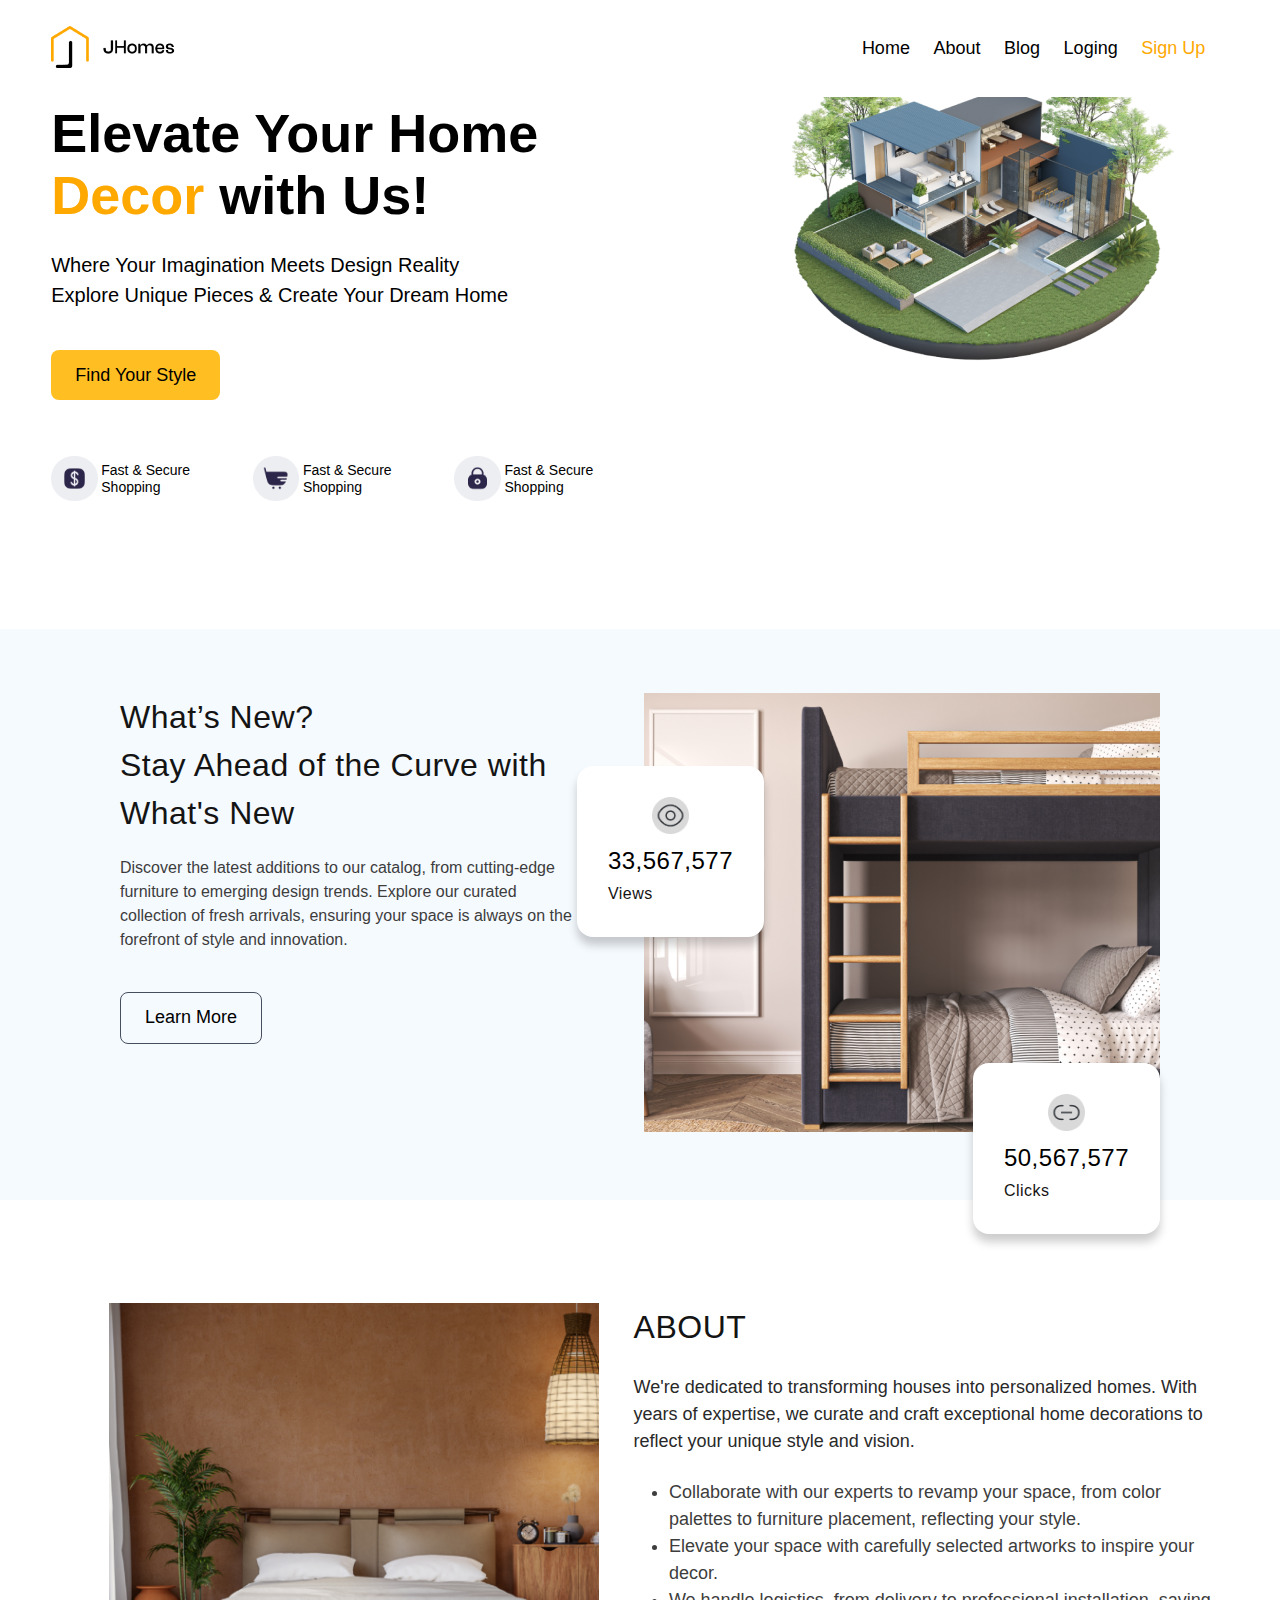
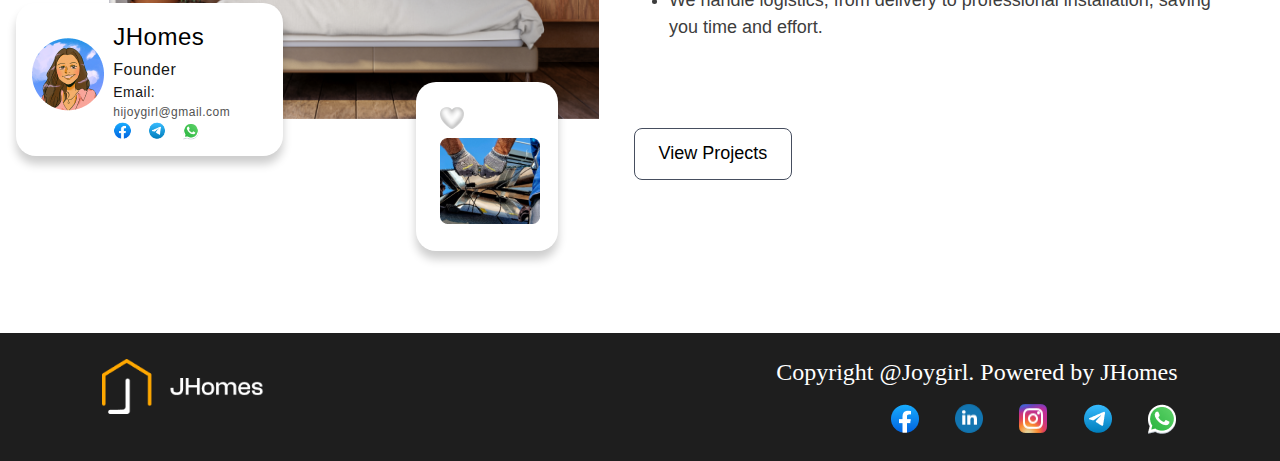
<file: index.html>
<!DOCTYPE html>
<html lang="en">
<head>
    <meta charset="UTF-8">
    <meta name="viewport" content="width=device-width, initial-scale=1.0">
    <title>just project task 6 and 7</title>
    <link rel="stylesheet" href="style.css">
    <link href="https://api.fontshare.com/v2/css?f[]=clash-grotesk@200,700,400,600,300,500&f[]=clash-display@200,400,700,500,300&display=swap" rel="stylesheet">
</head>
<body>

    <header>
        <div class="logo">
            <img src="image/Frame 2.png" alt="Logo">
        </div>

        
        <div>
            <img src="image/menu.png" alt="" class="menu-icon">
            <img src="image/close.png" alt="" class="menu-icon-clos">
        </div>

        <nav>
            <a href="index.html">Home</a>
            <a href="">About</a>
            <a href="Blog.html">Blog</a>
            <a href="">Loging</a>
           <a href="" class="active">Sign Up</a>
        </nav>
    </header>

    <div class="nav2">
        <a href="index.html">Home</a>
        <a href="">About</a>
        <a href="Blog.html">Blog</a>
    </div>

    <main>

        <section class="hero-container">
            <div class="hero-left">
                <h2>
                    Elevate Your Home <br> <span class="left-active">Decor</span>  with Us!
                </h2>

                <p class="left-p">
                    Where Your Imagination Meets 
                    Design Reality 
                    <br>Explore Unique Pieces & 
                    Create Your Dream Home
                </p>



                    <button>Find Your Style</button>


                    <div class="left-btm-flex">

                        <div class="flex-item">
                            <img src="image/Frame 5 (2).png" alt="">
                            <p>Fast & Secure Shopping</p>                       
                        </div>

                        <div class="flex-item">
                            <img src="image/Frame 5 (1).png" alt="">
                            <p>Fast & Secure Shopping</p>
                        </div>

                        <div class="flex-item">
                            <img src="image/Frame 5.png" alt="">
                            <p>Fast & Secure Shopping</p>     
                        </div>

                    </div>

            </div>

            <div class="hero-right">
                <img src="image/House 1.png" alt="Image">
            </div>
        </section>


        <section class="container">
            <div class="container-left">
                <h2>
                    What’s New? <br>
                    Stay Ahead of the Curve with <br> What's New
                </h2>
                <p>
                    Discover the latest additions to our catalog, from cutting-edge furniture to emerging design trends. Explore our curated collection of fresh arrivals, ensuring your space is always on the forefront of style and innovation.
                </p>

                <button class="bt bt2">Learn More</button>

            </div>

            <div class="container-right">

                <div class="right-img">
                    <img src="image/Image.png" alt="image">
                </div>
                

                <div class="position left">
                    <div class="position-card">
                        <img src="image/eye.png" alt="">
                    </div>
                    <p class="card-info">33,567,577</p>
                        <p class="sub-info">Views</p>
                </div>
               

                <div class="position bottom">
                    
                    <div class="position-card   card-2">
                      <img src="image/link.png" alt="">
                    </div>
                    <p class="card-info">50,567,577</p>
                    <p class="sub-info">Clicks</p>
                </div>

            </div>

        </section>


        <section class="About-cover">

            <div class="about-left">
                <div class="about-left-image">
                    <img src="image/image (1).png" alt="IMGAE">
                </div>


                
            <div class="profile-card">
                <div class="profile-img">
                    <img src="image/image 1.png" alt="image">
                </div>

                <div class="profile-info">
                    
                    <div class="inner-info">
                        <h3>JHomes</h3>
                        <p class="sub-info">Founder</p>
                        <p class="email"> <span >Email:</span>  hijoygirl@gmail.com</p>
                    </div>

                    <div class="media">
                        <img src="image/Facebook.png" alt="">
                        <img src="image/telegram.png" alt="">
                        <img src="image/whatsapp.png" alt="">
                    </div>
                </div>

            </div>


            <div class="image-card">
                <div class="love-icon">
                    <img src="image/Love l 1.png" alt="">
                </div>
                <div class="card-img">
                    <img src="image/Frame 16.png" alt="">
                </div>
            </div>



            </div>

            <div class="about-right">
                <div class="about-info">
                    <h3>ABOUT</h3>
                    <p>
                        We're dedicated to transforming houses into personalized homes. With years of expertise, we curate and craft exceptional home decorations to reflect your unique style and vision.
                    </p>
                    <ul>
                        <li>
                            Collaborate with our experts to revamp your space, from color palettes to furniture placement, reflecting your style.
                        </li>
                        <li>
                            Elevate your space with carefully selected artworks to inspire your decor.
                        </li>

                        <li>
                            We handle logistics, from delivery to professional installation, saving you time and effort.
                        </li>
                    </ul>
                    <button class="bt bt2">View Projects</button>
                </div>
            </div>

        </section> 
        
    </main>   
        <footer>
            <div class="footer-logo">
                <img src="image/Frame 3.png" alt="">
            </div>
    
            <div class="footer-media">
                <p>Copyright @Joygirl. Powered by JHomes</p>
                <div class="footer-icon">
                    <img src="image/Facebook.png" alt="">
                    <img src="image/linkedin.png" alt="">
                    <img src="image/instagram.png" alt="">
                    <img src="image/telegram.png" alt="">
                    <img src="image/whatsapp.png" alt="">
                </div>
            </div>
        </footer>

        <script src="script.js"></script> 
    </body>
 </html>
</file>
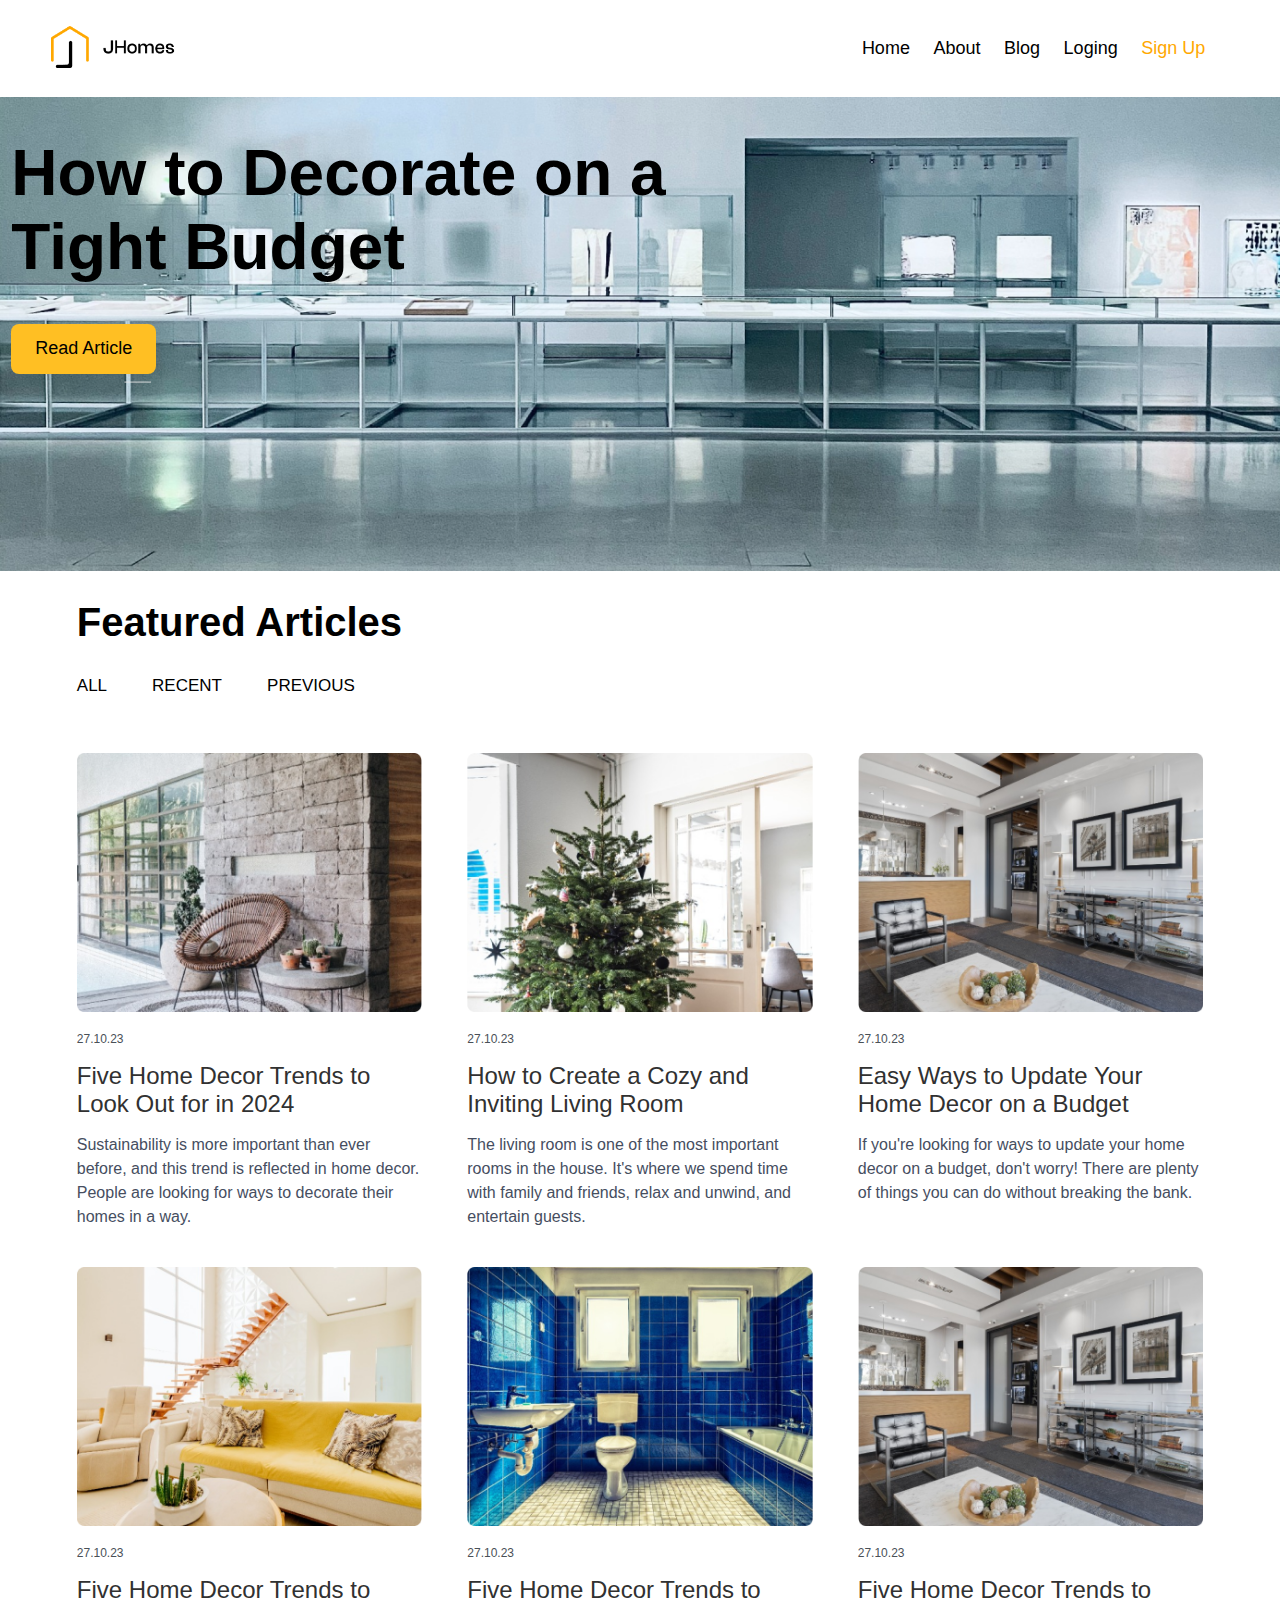
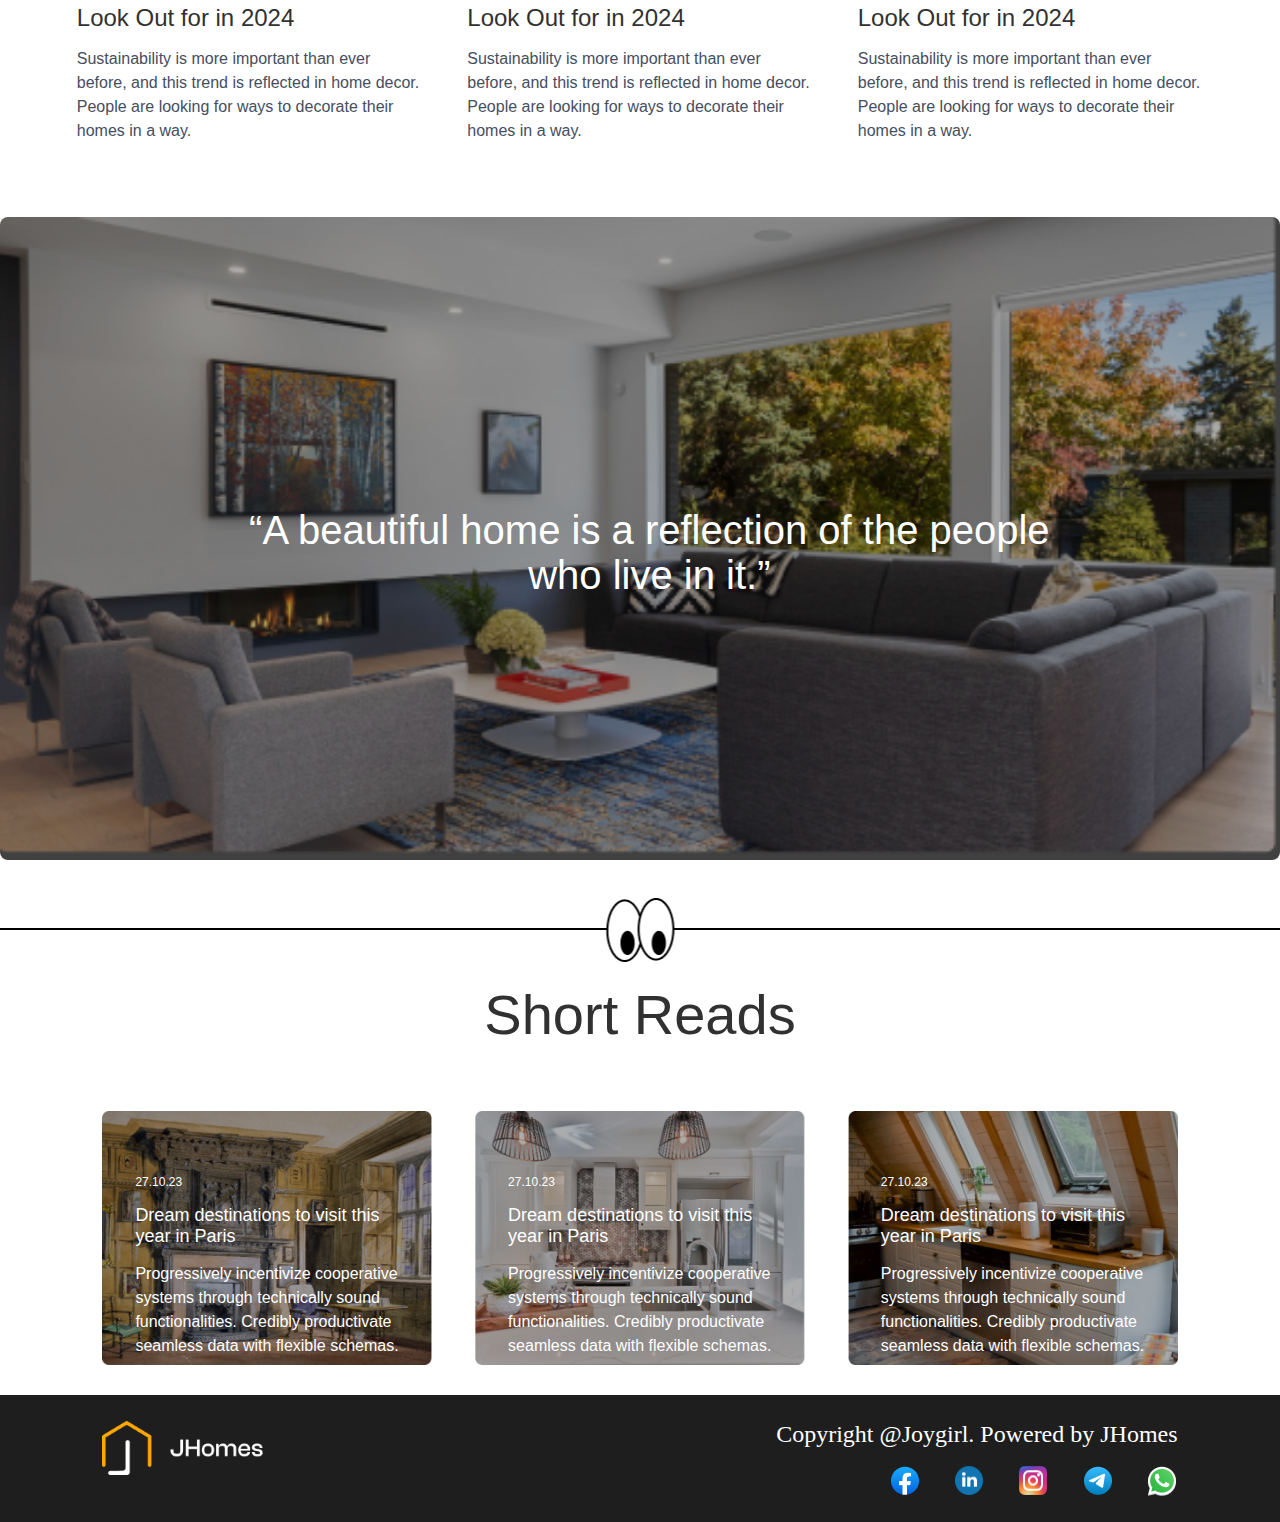
<file: Blog.html>
<!DOCTYPE html>
<html lang="en">
<head>
    <meta charset="UTF-8">
    <meta name="viewport" content="width=device-width, initial-scale=1.0">
    <title>just project task 8 and 9</title>
    <link rel="stylesheet" href="style.css">
    <link href="https://api.fontshare.com/v2/css?f[]=clash-grotesk@200,700,400,600,300,500&f[]=clash-display@200,400,700,500,300&display=swap" rel="stylesheet">
</head>
<body>

    <header>
        <div class="logo">
            <img src="image/Frame 2.png" alt="Logo">
        </div>

        <div>
            <img src="image/menu.png" alt="" class="menu-icon">
            <img src="image/close.png" alt="" class="menu-icon-clos">
        </div>

        <nav>
            <a href="index.html">Home</a>
            <a href="">About</a>
            <a href="Blog.html">Blog</a>
            <a href="">Loging</a>
           <a href="" class="active">Sign Up</a>
        </nav>
    </header>

    <div class="nav2">
        <a href="index.html">Home</a>
        <a href="">About</a>
        <a href="Blog.html">Blog</a>
    </div>

    <main>
        <section class="blog-hero">

            <div class="blog-hero-left">
                <h2>How to Decorate on a <br> Tight Budget</h2>
                <button>Read Article</button>
            </div>

            <div class="blog-right-hero">
                <img src="image/Hero.png" alt="hero image">
            </div>

            <div class="blog-hero-respond">
                <img src="image/Hero-responed.png" alt="hero image">
            </div>

            

        </section>



        <section class="Featured">
            <h2>Featured Articles</h2>
            <div class="Featured-list">
                <a href="">All</a>
                <a href="">Recent</a>
                <a href="">Previous</a>
            </div>

            <div class="grid-container">
                <div class="grid-item">

                    <div class="grid-image">
                        <img src="image/grid1.png" alt="">
                    </div>

                    <div class="grid-info">

                        <p class="date">27.10.23</p>

                        <h3>Five Home Decor Trends to Look Out for in 2024</h3>
                        <p class="grid-sub-info">Sustainability is more important than ever before, and this trend is reflected in home decor. People are looking for ways to decorate their homes in a way.</p>
                    </div>

                </div>

                <div class="grid-item">

                    <div class="grid-image">
                        <img src="image/grid2.png" alt="">
                    </div>

                    <div class="grid-info">

                        <p class="date">27.10.23</p>

                        <h3>How to Create a Cozy and Inviting Living Room</h3>
                        <p class="grid-sub-info">The living room is one of the most important rooms in the house. It's where we spend time with family and friends, relax and unwind, and entertain guests.</p>
                    </div>
                </div>

                <div class="grid-item">

                    <div class="grid-image">
                        <img src="image/grid4 (2).png" alt="">
                    </div>

                    <div class="grid-info">

                        <p class="date">27.10.23</p>

                        <h3>Easy Ways to Update Your Home Decor on a Budget</h3>

                        <p class="grid-sub-info">If you're looking for ways to update your home decor on a budget, don't worry! There are plenty of things you can do without breaking the bank.</p>
                    </div>
                </div>


                <div class="grid-item">

                    <div class="grid-image">
                        <img src="image/grid3.png" alt="">
                    </div>

                    <div class="grid-info">

                        <p class="date">27.10.23</p>

                        <h3>Five Home Decor Trends to Look Out for in 2024</h3>
                        <p class="grid-sub-info">Sustainability is more important than ever before, and this trend is reflected in home decor. People are looking for ways to decorate their homes in a way.</p>
                    </div>

                </div>

                <div class="grid-item">

                    <div class="grid-image">
                        <img src="image/grid4.png" alt="">
                    </div>

                    <div class="grid-info">

                        <p class="date">27.10.23</p>

                        <h3>Five Home Decor Trends to Look Out for in 2024</h3>
                        <p class="grid-sub-info">Sustainability is more important than ever before, and this trend is reflected in home decor. People are looking for ways to decorate their homes in a way.</p>
                    </div>
                </div>

                <div class="grid-item">

                    <div class="grid-image">
                        <img src="image/grid4 (2).png" alt="">
                    </div>

                    <div class="grid-info">

                        <p class="date">27.10.23</p>

                        <h3>Five Home Decor Trends to Look Out for in 2024</h3>

                        <p class="grid-sub-info">Sustainability is more important than ever before, and this trend is reflected in home decor. People are looking for ways to decorate their homes in a way.</p>
                    </div>
                </div>

            </div>

        </section>

        <section class="banna">
            <div><img src="image/Screenshot 2023-11-07 145554.png" alt=""></div>
            <div class="bann-info-poistion">
                <h3>“A beautiful home is a reflection of the people <br> who live in it.”</h3>
            </div>
            
        </section>

        <section class="short-cover">
            <img src="image/Group 10.png" alt="">
             <hr style="border:  1px solid black;">
            <p>Short Reads</p>
        </section>


        <div class="last-grid-cover">
            <div class="last-grid-item">
                <img src="image/grid7.png" alt="image">
                <div class="last-grid-info">
                    <p class="last-date">
                        27.10.23
                    </p>

                    <h3>
                        Dream destinations to visit this year in Paris
                    </h3>

                    <p class="last-p-tag">
                        Progressively incentivize cooperative systems through technically sound functionalities. Credibly productivate seamless data with flexible schemas.
                    </p>

                </div>
            </div>


            <div class="last-grid-item">
                <img src="image/grid8.png" alt="image">
                <div class="last-grid-info">
                    <p class="last-date">
                        27.10.23
                    </p>

                    <h3>
                        Dream destinations to visit this year in Paris
                    </h3>

                    <p class="last-p-tag">
                        Progressively incentivize cooperative systems through technically sound functionalities. Credibly productivate seamless data with flexible schemas.
                    </p>

                </div>
            </div>

            <div class="last-grid-item">
                <img src="image/grid9.png" alt="image">
                <div class="last-grid-info">
                    <p class="last-date">
                        27.10.23
                    </p>

                    <h3>
                        Dream destinations to visit this year in Paris
                    </h3>

                    <p class="last-p-tag">
                        Progressively incentivize cooperative systems through technically sound functionalities. Credibly productivate seamless data with flexible schemas.
                    </p>

                </div>
            </div>

        </div>


    </main>


    <footer>
        <div class="footer-logo">
            <img src="image/Frame 3.png" alt="">
        </div>

        <div class="footer-media">
            <p>Copyright @Joygirl. Powered by JHomes</p>
            <div class="footer-icon">
                <img src="image/Facebook.png" alt="">
                <img src="image/linkedin.png" alt="">
                <img src="image/instagram.png" alt="">
                <img src="image/telegram.png" alt="">
                <img src="image/whatsapp.png" alt="">
            </div>
        </div>
    </footer>

   <script src="script.js"></script> 
</body>
</html>
</file>
<file: style.css>
@import url('https://fonts.googleapis.com/css2?family=Inter:wght@100;200;300;400;500;600;700;800;900&family=Roboto:wght@300;400;500;700;900&display=swap');

*{
    box-sizing: border-box;
    margin: 0;
    padding: 0;
    text-decoration: none;

}

body{
    max-width:1440px;
    width: 100%;
    margin: 0 auto;
}

header{
    display: flex;
    justify-content: space-between;
    align-items: center;
    padding: 2% 4%;
    position: fixed;
    top: 0;
    left: 0;
    right: 0;
    width: 100%;
    z-index: 15;
    background-color: white;
    
    
}

.menu-icon{
    display: none;
    cursor: pointer;
}

.menu-icon-clos{
    display: none;
    cursor: pointer;
}

.nav2{
    display:none;
    height: 100vh;
    padding-top: 24%;
}

.nav2 a {
    color: #141414;
    text-align: center;
    font-family: 'Clash Grotesk';
    font-size: 18px;
    font-style: normal;
    font-weight: 500;
    line-height: 150%; /* 27px */
    padding: 10% 0 2% 0;
    border-bottom: 0.5px solid #525252;
    width: 20%;
}

.nav2 a:last-child {
    border: none;
}

.nav2 a:first-child {
    padding: 3% 0 2% 0;
}

nav{
    width: 50%;
    display: flex;
    justify-content: end;
}

nav a{
    padding-right: 4%;
    color: #000;
    font-family: 'Clash Grotesk', sans-serif;
    font-size: 18px;
    font-style: normal;
    font-weight: 400;
    line-height: normal;
}

.active{
    color: #FFA800;
    font-family: 'Clash Grotesk', sans-serif;
    font-size: 18px;
    font-style: normal;
    font-weight: 400;
    line-height: normal;
}

.logo img{
    width: 60%;
}

/* hero section */

.hero-container{
    display: flex;
    /* align-items: center; */
    justify-content: space-between;
    
}

.hero-left{
    width: 50%;
    margin: 8% 4%;
}

.hero-left h2{
    color: #000;
    font-family: 'Clash Grotesk', sans-serif;
    font-size: 64px;
    font-style: normal;
    font-weight: 600;
    line-height: normal;
}

 .left-active{
    color: #FFA800;
    font-family: 'Clash Grotesk', sans-serif;
    font-size: 64px;
    font-style: normal;
    font-weight: 600;
    line-height: normal;
}

.left-p{
    color: #000;
font-family: 'Clash Grotesk', sans-serif;
font-size: 24px;
font-style: normal;
font-weight: 400;
line-height: 150%; /* 36px */
/* width: 50%; */
margin-top: 24px;

}

button{
    border-radius: 8px;
    background: #FFBF23;
    padding: 14.5px 24px;
    border: none;
    color: #000;
    font-family: 'Clash Grotesk', sans-serif;
    font-size: 18px;
    font-style: normal;
    font-weight: 500;
    line-height: normal;
    margin-top: 40px;
    cursor: pointer;
}


.left-btm-flex{
    display: flex;
    gap: 16px;
    margin-top: 56px;
}

.flex-item{
    display: flex;
    gap: 2%;
    align-items: center;
}

.flex-item p{
    color: #000;
    font-family: 'Clash Grotesk', sans-serif;
    font-size: 16px;
    font-style: normal;
    font-weight: 400;
    line-height: 120%; /* 19.2px */
    max-width:80%
}

.flex-item img{
width: 25%;
}

.hero-right{
    margin-top: 2%;
    width: 50%;
}



/* next section */

.container{
    display: flex;
    justify-content: space-around;
    background: #F5FAFF;
    padding: 64px 120px;
    gap: 6%;
    margin: 2% 0;

    
}

.container-left, .container-right{
    width: 50%;
}

.container-right{
    position: relative;
}

.right img{
    /* width: 100%; */
}

.container-left h2{
    color: #141414;
    font-family: 'Clash Grotesk', sans-serif;
    font-size: 32px;
    font-style: normal;
    font-weight: 500;
    line-height: 150%; 
    letter-spacing: 0.5px;
    margin-bottom: 4%;
}

.container-left p{
    color: #3D3D3D;
    font-family: 'Clash Grotesk', sans-serif;
    font-size: 18px;
    font-style: normal;
    font-weight: 400;
    line-height: 150%; 
    
}

.bt2{
    border-radius: 8px;
    border: 1px solid #464E5F;
    background-color: transparent;
    padding: 14.5px 24px;
}

.position-card img{
    width: 100%;
    
}

.position-card{
    width: 30%;
    margin: 0 auto;
    /* margin-bottom: 2%; */
}

.card-info{
    color: #000;
    font-family: 'Clash Grotesk', sans-serif;
    font-size: 24px;
    font-style: normal;
    font-weight: 500;
    line-height: 150%; /* 36px */
    letter-spacing: 0.5px;
    text-align: center;
    margin-top: 4%;
}

.position{
    border-radius: 16px;
    background: #FFF;
    padding: 6%;
    /* Shadow 4 */
    box-shadow: 0px 8px 10px 0px rgba(0, 0, 0, 0.20);
    /* width: 35%; */
}

.left{
    position: absolute;
    bottom: 45%;
    left: -13%;
    z-index: 1;
}

.bottom{
    position: absolute;
    right: 0%;
    bottom: -22%;
}

/* About section */

.About-cover{
    display: flex;
    justify-content: space-around;
    gap: 4%;
    margin: 4% 4%;
    position: relative;
    margin-top: 8%;
    margin-bottom: 12%;
}



.about-left{
    /* width: 50%;   */
}

.about-left-image img{
    width: 95%;
    margin-left: 10%;
}



.profile-card{
    display: flex;
    gap: 4%;
    border-radius: 20px;
    background: #FFF;
    box-shadow: 0px 8px 10px 0px rgba(0, 0, 0, 0.20);
    padding: 16px;
    /* width: 24%; */
}


.profile-img img{
    /* width: 100%; */
   
}
.profile-img{
    /* width:20%; */
    margin-top: 8%;
}

.inner-info h3{
    color: #000;
    font-family: 'Clash Grotesk', sans-serif;
    font-size: 24px;
    font-style: normal;
    font-weight: 500;
    line-height: 150%; /* 36px */
    letter-spacing: 0.5px;
    /* text-align: center; */
}

.sub-info{
    color: #141414;
    font-family:'Clash Grotesk', sans-serif;
    font-size: 16px;
    font-style: normal;
    font-weight: 400;
    line-height: 150%; /* 24px */
    letter-spacing: 0.5px;
    /* text-align: center; */
    margin-top: 2%;
}

.inner-info span{
    color: #141414;
    font-family: 'Clash Grotesk', sans-serif;
    font-size: 14px;
    font-style: normal;
    font-weight: 400;
    line-height: 150%; /* 21px */
    letter-spacing: 0.5px;
}

.email{
    color: #525252;
font-family: 'Clash Grotesk', sans-serif;
font-size: 12px;
font-style: normal;
font-weight: 400;
line-height: 150%;
letter-spacing: 0.5px;
}

.media{
    display: flex;
    gap: 16px;
    width: 15%;
    
}

.media img{
    width: 80%;
    /* margin-left: 8%; */
}


.image-card{
    display: flex;
    flex-direction: column;
    /* align-items: center; */
    gap: 4px;
    border-radius: 20px;
    background: #FFF;
    box-shadow: 0px 8px 10px 0px rgba(0, 0, 0, 0.20);
    padding: 2%;
    width: 12%;

}

.profile-card{
    position: absolute;
    bottom: 5%;
    left: -3%;
    /* z-index: 1; */
}

.image-card{
    position: absolute;
    right: 57%;
    bottom: -15%;
}



.about-right{
    width: 50%;
    
}

.about-info h3{
    color: #141414;
    font-family: 'Clash Grotesk', sans-serif;
    font-size: 32px;
    font-style: normal;
    font-weight: 500;
    line-height: 150%; 
    letter-spacing: 0.5px;
    margin-bottom: 4%;
}

.about-right p{
    color: #292929;
    font-family: 'Clash Grotesk', sans-serif;
    font-size: 18px;
    font-style: normal;
    font-weight: 400;
    line-height: 150%; 
    margin-bottom: 4%;
}

ul{
    color: #3D3D3D;
    font-family: 'Clash Grotesk', sans-serif;
    font-size: 18px;
    font-style: normal;
    font-weight: 400;
    line-height: 150%;
    padding-left: 6%; 
    margin-bottom: 8%;
    
}






footer{
    display: flex;
    justify-content: space-between;
    background: #1E1E1E;
    padding: 2% 8%;
    gap: 32px;
    
}

.footer-logo img{
    width: 100%;
}

.footer-logo{
    width: 15%;
    

}

.footer-media{
    display: flex;
    flex-direction: column;
    gap: 16px;
    
}

.footer-media p{
    color: #FFF;
    font-family: 'Clash Grotesk';
    font-size: 24px;
    font-style: normal;
    font-weight: 500;
    line-height: normal;
    
}

.footer-icon{
    display: flex;
    gap: 8%;
    justify-content: end;
    width: 100%;
}


/* Bolg page style */


 
.blog-hero{
    /* background-image: url(image/Hero.png); */
    width: 100%;
    position: relative;
  

}

.blog-hero-left{
    position: absolute;
    bottom: 35%;
    right: 48%;
    z-index: 2;
    
}





.blog-hero-left h2{
    color: #000;
    font-family: 'Clash Grotesk', sans-serif;
    font-size: 64px;
    font-style: normal;
    font-weight: 600;
    line-height: normal;
    
}

.blog-right-hero img{
    width: 100%;

} 

.blog-hero-respond img{
    width: 100%;
}

.blog-hero-respond{
    display:none;
}

.Featured{
 margin: 2% 6%;
}

.Featured h2{
    color: #000;
    font-family: 'Clash Grotesk', sans-serif;
    font-size: 40px;
    font-style: normal;
    font-weight: 600;
    line-height: normal;
    margin-bottom: 24px;
}

.Featured-list{
    display: flex;
    align-items: center;
    gap: 4%;
    
}

.Featured-list{
    margin-bottom: 56px;
}

.Featured-list a{
    color: #000;
    font-family: 'Clash Grotesk', sans-serif;
    font-size: 24px;
    font-style: normal;
    font-weight: 400;
    line-height: normal;
    font-variant: all-small-caps;
}


.grid-container{
    display: grid;
    grid-template-columns: 1fr 1fr 1fr;
    gap: 4%;
    row-gap: 4%;
    width: 100%;
     margin-bottom: 10%;
   
}

.date{
    color: #495057;
    font-family: 'Clash Grotesk', sans-serif;
    font-size: 12px;
    font-weight: 400;
    margin-top: 16px;
    margin-bottom: 16px;
}

.grid-image img{
    width: 100%;
}


.grid-info h3{
    font-family:'Clash Grotesk', sans-serif;
    color: #313131;
    font-size: 24px;
    font-weight: 500;
    margin-bottom: 15px;
}

.grid-sub-info{
    color: #464E5F;
    font-family:'Clash Grotesk', sans-serif;
    font-size: 16px;
    font-style: normal;
    font-weight: 400;
    line-height: 150%; /* 24px */
}

.banna{
    position: relative;
    margin-bottom: 5%;
    margin: 2 6%;
    z-index: 1;
}

.bann-info-poistion{
    position: absolute;
    top: 45%;
    /* bottom: 0; */
    right: 18%;
    z-index: 1;
}

.banna img{
    width: 100%;
    border-radius: 8px;
}

.banna h3{
    color: #FFF;
text-align: center;
font-family:'Clash Grotesk', sans-serif;
font-size: 40px;
font-style: normal;
font-weight: 500;
line-height: normal;
}

/* .line-img{
    margin: 0 4%;
    
} */

.short-cover img{
    position: absolute;
    top:-30px;
    left:50%;
    transform: translateX(-50%);
    align-items:center;
}

.short-cover{
    margin-bottom: 5%;
    position: relative;
    width: 100%;
    
}

/* .line-img hr{
    margin: 2% 6%;
} */

.short-cover p{
    text-align: center;
    margin: 4%;
    color: #313131;
    font-family: 'Clash Grotesk', sans-serif;
    font-size: 56px;
    font-style: normal;
    font-weight: 500;
    line-height: normal;
}

.last-grid-cover{
    display: grid;
    grid-template-columns: 1fr 1fr 1fr;
    gap: 4%;
    margin: 2% 8%;
    /* width: 100%; */
    
}

.last-grid-item{
    position: relative;
    
}

.last-grid-item img{
    width: 100%;
}

.last-grid-info{
    width: 80%;
    position: absolute;
    top: 25%;
    right:10%;
}

.last-date{
    color: #FFF;
    font-family:'Clash Grotesk', sans-serif;
    font-size: 12px;
    font-style: normal;
    font-weight: 400;
    line-height: normal;
    margin-bottom: 16px;
}

.last-grid-info h3{
    color: #FFF;
    font-family: 'Clash Grotesk', sans-serif;
    font-size: 18px;
    font-style: normal;
    font-weight: 500;
    line-height: normal;
    margin-bottom: 15px;
}

.last-p-tag{
    color: #FFF;
    font-family: 'Clash Grotesk', sans-serif;
    font-size: 16px;
    font-style: normal;
    font-weight: 400;
    line-height: 150%; /* 24px */
    
}







/* responsiveness */

/* hero responsiveness and header */

@media (max-width: 1280px){
    .hero-left h2{
       
        font-size: 54px;
        
}

.left-p{
font-size: 20px;

}

.left-active{
    font-size: 54px; 
}

.container-left p{
    font-size: 16px;
}

}

@media (max-width: 1128px){
    .hero-left h2{
        font-size: 50px;
}
.left-active{
    font-size: 50px; 
}

.left-p{
font-size: 18px;
}
}

@media (max-width: 1078px){
    .hero-left h2{
        font-size: 48px;
}

.left-active{
    font-size: 48px; 
}

.left-p{
font-size: 16px;
}

.flex-item p{
    font-size: 14px;
  } 
}


@media (max-width:1144px){

    .hero-right img{
        width: 100%;
    }

    .container-left h2{
        font-size: 30px;
    }
}

@media (max-width:1076px){
    .container-left h2{
        font-size: 28px;
    }

   
.profile-card{
    display: flex;
    gap: 4%;
    border-radius: 20px;
    background: #FFF;
    box-shadow: 0px 8px 10px 0px rgba(0, 0, 0, 0.20);
    padding: 16px;
    width: 26%;
}


.profile-img img{
    width: 100%;
   
}
.profile-img{
    width:20%;
    margin-top: 8%;
}

.inner-info h3{
    font-size: 20px;
}

.sub-info{
    font-size: 16px;
    margin-top: 2%;
}

.inner-info span{
    font-size: 14px;
}

.email{
font-size: 12px;
}

.media{
    display: flex;
    gap: 16px;
    width: 15%;
    
}

.media img{
    width: 80%;
    /* margin-left: 8%; */
}


.image-card{
    display: flex;
    flex-direction: column;
    /* align-items: center; */
    gap: 4px;
    border-radius: 20px;
    background: #FFF;
    box-shadow: 0px 8px 10px 0px rgba(0, 0, 0, 0.20);
    padding: 2%;
    width: 14%;

}

.profile-card{
    position: absolute;
    bottom: 17%;
    left: -3%;
    /* z-index: 1; */
}

.image-card{
    position: absolute;
    right: 50%;
    bottom: 2%;
}
    
}


@media (max-width: 1011px){

    .hero-right img{
        width: 100%;
    }


    .container-left h2{
        font-size: 26px;
    }
}


@media (max-width:964px){

    .hero-right img{
        width: 100%;
    }

    .container-left h2{
        font-size: 24px;
    }

    .right-img img{
        width: 100%;
    }
    
    .card-info{
        font-size: 16px;
    }

    .sub-info{
        font-size: 14px;
        /* text-align: center; */
    }


    .left{
        position: absolute;
        bottom: 20%;
        left: -13%;
        z-index: 1;
    }
    
    .bottom{
        position: absolute;
        right: 12%;
        bottom: -10%;
    }


    
}


@media (max-width:923px){

    .hero-right img{
        width: 100%;
    }

    .container-left h2{
        font-size: 20px;
    }

    .left{
        position: absolute;
        bottom: 25%;
        left: -13%;
        z-index: 1;
    }
    
    .bottom{
        position: absolute;
        right: 12%;
        bottom: -3%;

    }


    
.profile-card{
    position: absolute;
    bottom: 20%;
    left: -3%;
    /* z-index: 1; */
}

.image-card{
    position: absolute;
    right: 50%;
    bottom: 10%;
}

.position-card{
    width: 25%;
}
  
}


@media (max-width:813px){
    .container-left h2{
        font-size:18px;
    }

    .container-left p{
        font-size: 14px;
    }

    .about-info h3{
        font-size: 18px;
    }

    .about-info p{
        font-size: 14px;
    }

    ul{
        font-size: 14px;
    }


    .card-info{
        font-size: 12px;
    }

    .sub-info{
        font-size: 10px;
    }

}



@media (max-width: 996px){
    .hero-left h2{
        font-size: 20px;
}

.left-active{
    font-size: 20px; 
}

.left-p{
font-size: 16px;
}

.flex-item p{
    font-size: 12px;
}

}
.flex-item p{
    font-size: 14px
}


@media (max-width: 723px){
    .hero-left h2{
        font-size: 38px;
}

.left-active{
    font-size: 30px; 
}

.left-p{
font-size: 16px;
}

.flex-item p{
    font-size: 12px;
}

}


@media (max-width:478px ){

    header{
        display:flex;
        
    }

    
    
    .hero-right img{
        width: 100%;
    }

    .hero-container{
        display: flex;
        align-items: center;
        flex-direction: column;
        margin: 0 12%;
    }

    .hero-left h2{
        font-size: 32px;
        max-width: 100%;
}

.left-active{
    font-size: 32px; 
}

.hero-left{
    width: 100%;
}

.left-p{
    margin-top: 16px;
}

button{
    width: 100%;
    margin-top: 24px;
}



.bottom{
    position: absolute;
        right: 12%;
        bottom: -15%;
}

.left-btm-flex{
    margin-top: 24px;
    margin-bottom: 24px;
}

.flex-item p{
    font-size: 8px;
}

.hero-right{
    width: 100%;
}

.container{
    display: flex;
    align-items: center;
    flex-direction: column;
    padding: 40px 20px;
   
}

.container-left {
    width: 100%;
    padding: 4%;
}

.container-right{
    width: 80%;
}


.container-lef h2{
    color: #141414;
font-family: 'Clash Grotesk';
font-size: 24px;
font-style: normal;
font-weight: 500;
line-height: 150%; /* 36px */
}



.right-img{
    width: 100%;
}


/* ABOUT SECTION */

.About-cover{
    display: flex;
    flex-direction: column;
    /* align-items: center; */
    gap: 16%;
}

.about-letf{
    width: 100%;
}

.about-right{
    width: 100%;
}

.about-info h3{

    font-size: 24px;
}


.about-left {
    width: 100%;
    padding: 4%;
}

.about-left{
    width: 95%;
    margin-top: 30%;
}


.profile-card{
    width: 40%;

}

.inner-info h3{
    font-size: 13px;
}
    .sub-info{
        font-size: 9px;
        /* text-align: none; */
    }

    .email{
        font-size: 8px;
    }

    .inner-info span{
        font-size: 7px;
    }

    .profile-img img {
        width: 100%;
        padding: 4%;
    }
    
    .profile-img{
        width: 20%;
    }


    .profile-card{
        position: absolute;
        bottom: 54%;
        left: 1%;
    }

    .image-card{
        position: absolute;
        right: 10%;
        bottom: 40%;
    }


    .image-card{
        width: 30%;
    }

    .card-img {
        width: 100%;
        padding: 4%;
    }
    
    .card-img{
        width: 50%;
    }


    footer{
        display: flex;
        flex-direction: column;
        align-items: center;
        gap: 8%;
        padding: 4%;
    }

    .footer-logo img{
        width: 100%;
    }

    .footer-logo{
        width: 15%;
    }

    .footer-media p{
        font-size: 12%;
    }

    .footer-icon img {
        width: 100%;
        /* padding: 4%; */
    }
    
    .footer-icon{
        width: 18%;
        padding: 2%;
    }

}

@media (max-width:512px) {
    .footer-media p{
        font-size: 12px;
    }
}


@media (max-width:676px){
    .menu-icon{
        display: block; 
        
    }

    nav{
        display: none;
    }

    .menu-icon.hide {
        display: none;
    }

    .menu-icon-clos.hide {
        display: block;
    }

    .nav2.visible {
        display: flex;
        flex-direction: column;
        align-items: center;
        background: var(--Background,white );
        position: fixed;
        height: 100vh;
        top: 0;
        bottom: 0;
        right: 0;
        left: 0;
        z-index: 12;
    }

}


/* blog page responsiveness */

@media (max-width:1250px) {
      
    .blog-hero-left{
        position: absolute;
        bottom: 35%;
        right: 40%;
    }
    
    
}

@media (max-width:1110px){
    .blog-hero-left{
        position: absolute;
        bottom: 25%;
        right: 30%;
    }

    .blog-hero-left h2{
        font-size: 58px;
    }
}

@media (max-width:906px) {
    .blog-hero-left{
        position: absolute;
        bottom: 20%;
        right: 20%;
    }

    .blog-hero-left h2{
        font-size: 55px;
    }
}


@media (max-width:778px){
    .blog-hero-left h2{
        font-size: 50px;
    }
}

@media (max-width:698px){
    .blog-hero-left{
        position: absolute;
        bottom: 35%;
        right: -5%;
    }

    .blog-right-hero{
        display: none;
    }

    .blog-hero-respond{
        display: block;
        
    }

    .blog-hero-left{
        width: 100%;
    }

    .blog-hero-left button{
        width: 90%;
        /* padding: 14.5px 24px; */
    }

    .grid-container{
        display: grid;
        grid-template-columns: 1fr 1fr ;
        gap: 4%;
        row-gap: 4%;
        width: 100%;
    margin-bottom: 25%;
       
    }

    .banna{
        position: relative;
        margin-bottom: 10%;
    }

    .banna h3{
        font-size: 25px;
    }
    
    .bann-info-poistion{
        position: absolute;
        top: 30%;
        
        right: 5%;
    }

    .last-grid-cover{
        display: grid;
        grid-template-columns: 1fr;
        gap: 4%;
        margin: 2% 4%;
        /* width: 100%; */
        
    }
    
    .last-grid-item img{
        width: 100%;
    }

    
    
}

@media (max-width:510px) {
    .blog-hero-left h2{
        font-size: 42px;
    }
}

@media (max-width:442px){
    .blog-hero-left h2{
        font-size: 34px;
    }
}

@media (max-width:482px) {
    .blog-hero-left h2{
        font-size: 40px;
    }
}

@media (max-width:462px){
    .blog-hero-left h2{
        font-size: 38px;
    }
}

@media (max-width:390px){
    .blog-hero-left h2{
        font-size: 30px;
    }
}

@media (max-width:375px){
    .blog-hero-left h2{
        font-size: 32px;
    }
}

@media (max-width:330px){
    .blog-hero-left h2{
        font-size: 28px;
    }
}

/* feature section */


@media (max-width:546px){
    .grid-container{
        display: grid;
        grid-template-columns: 1fr;
        gap: 4%;
        row-gap: 2%;
        width: 100%;
         margin-bottom: 24rem;
    }
}



@media (max-width:490px){
   .Featured-list{
    /* width: 100%; */
    flex-direction: row;
    justify-content: space-around;
   }

   .Featured h2{
    font-size: 30px;
   }

   .short-cover p{
    font-size: 45px;
    margin-top: 10%;
   }

   .nav2{
    /* position: fixed; */
   }

}


@media (max-width:1186px){
    .last-grid-info h3{
        font-size: 16px;
    }

    .last-p-tag{
        font-size: 14px;
    }
}

@media (max-width:1206px) {
    .last-grid-info h3{
        font-size: 12px;
    }

    .last-p-tag{
        font-size: 10px;
    } 

    .last-date{
        font-size: 10px;
    }
}

@media (max-width:762px) {

    .last-grid-info h3{
        font-size: 18px;
    }

    .last-p-tag{
        font-size: 16px;
    } 

    .last-date{
        font-size: 12px;
    }
}


@media (max-width:375px){
    .bann-info-poistion h3{
        font-size: 17px;
    }

    .bann-info-poistion{
       position : absolute;
    top: 35%;
    /* bottom: 0; */
    right: 5%;
    z-index: 1;
    }
}


@media (max-width:687px){
    .last-grid-cover{
        margin-bottom: 20%;
    }

    footer{
        flex-direction: column;
        align-items: center;
        /* margin: auto; */
        
    }

    .footer-logo{
        margin-bottom:4%;
        width: 20%;
    }

    .footer-icon{
        /* margin: 0 auto; */
        gap: 8%;
    justify-content: center;
    }
    .footer-icon-img{
        margin-left: 2%;
    }
}

@media (max-width:687px){
    .footer-media{
       align-items: center;
    }

    footer{
        padding: 8% 4%;

    }
}
</file>
